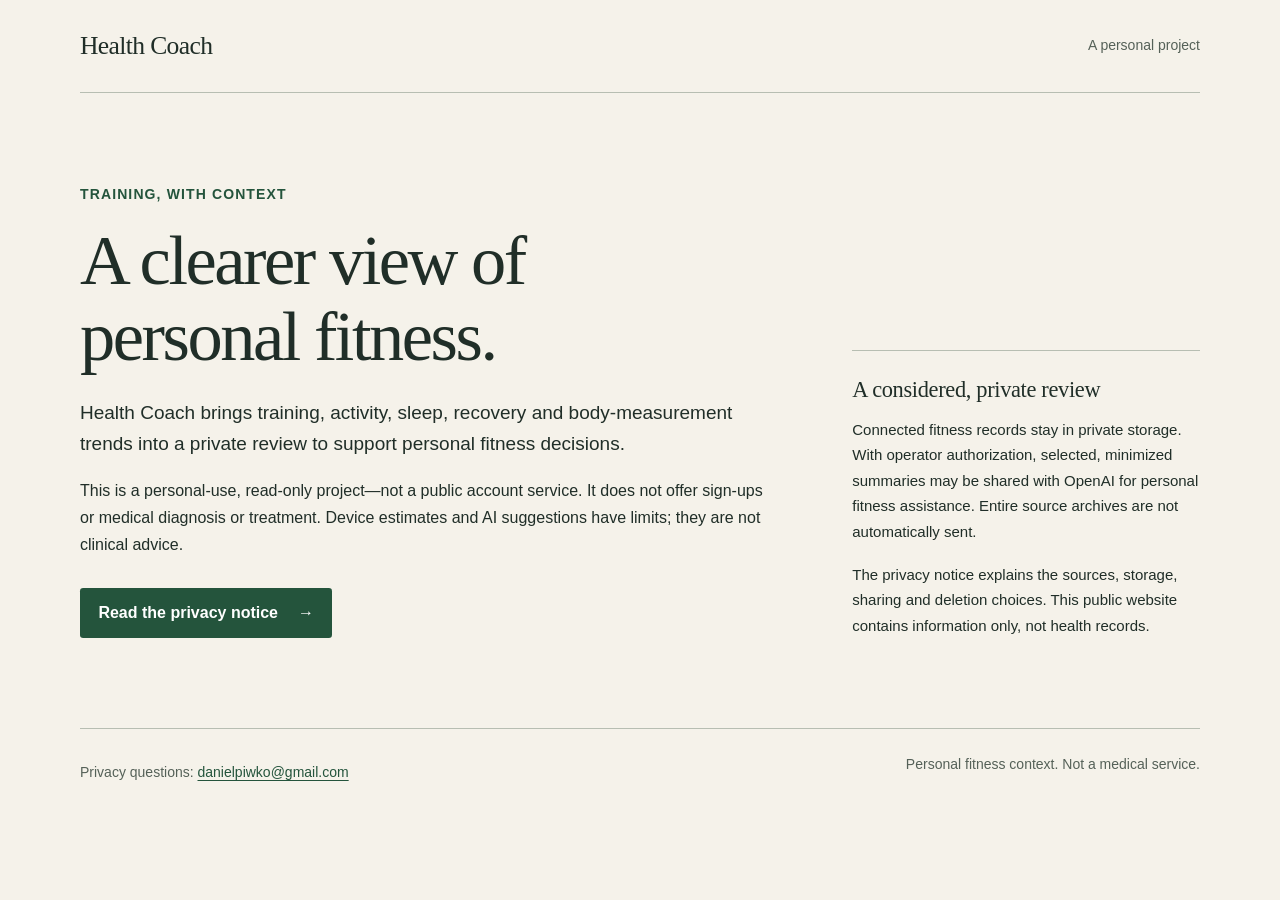
<file: index.html>
<!doctype html>
<html lang="en">
<head>
  <meta charset="utf-8">
  <meta name="viewport" content="width=device-width, initial-scale=1">
  <meta name="description" content="Health Coach is a private personal fitness project. Learn what it does and how information is handled.">
  <title>Health Coach — a personal fitness project</title>
  <link rel="stylesheet" href="styles.css">
</head>
<body>
  <a class="skip-link" href="#main">Skip to content</a>
  <header class="site-header page-width">
    <a class="site-name" href="index.html" aria-current="page">Health Coach</a>
    <span class="site-context">A personal project</span>
  </header>
  <main id="main" class="page-width home-main" tabindex="-1">
    <section class="intro" aria-labelledby="intro-title">
      <p class="eyebrow">Training, with context</p>
      <h1 id="intro-title">A clearer view of personal fitness.</h1>
      <p class="lead">Health Coach brings training, activity, sleep, recovery and body-measurement trends into a private review to support personal fitness decisions.</p>
      <p>This is a personal-use, read-only project—not a public account service. It does not offer sign-ups or medical diagnosis or treatment. Device estimates and AI suggestions have limits; they are not clinical advice.</p>
      <a class="primary-action" href="privacy.html">Read the privacy notice <span aria-hidden="true">→</span></a>
    </section>
    <section class="home-note" aria-labelledby="approach-title">
      <h2 id="approach-title">A considered, private review</h2>
      <p>Connected fitness records stay in private storage. With operator authorization, selected, minimized summaries may be shared with OpenAI for personal fitness assistance. Entire source archives are not automatically sent.</p>
      <p>The privacy notice explains the sources, storage, sharing and deletion choices. This public website contains information only, not health records.</p>
    </section>
  </main>
  <footer class="site-footer page-width">
    <p>Privacy questions: <a href="mailto:danielpiwko@gmail.com">danielpiwko@gmail.com</a></p>
    <p>Personal fitness context. Not a medical service.</p>
  </footer>
</body>
</html>
</file>
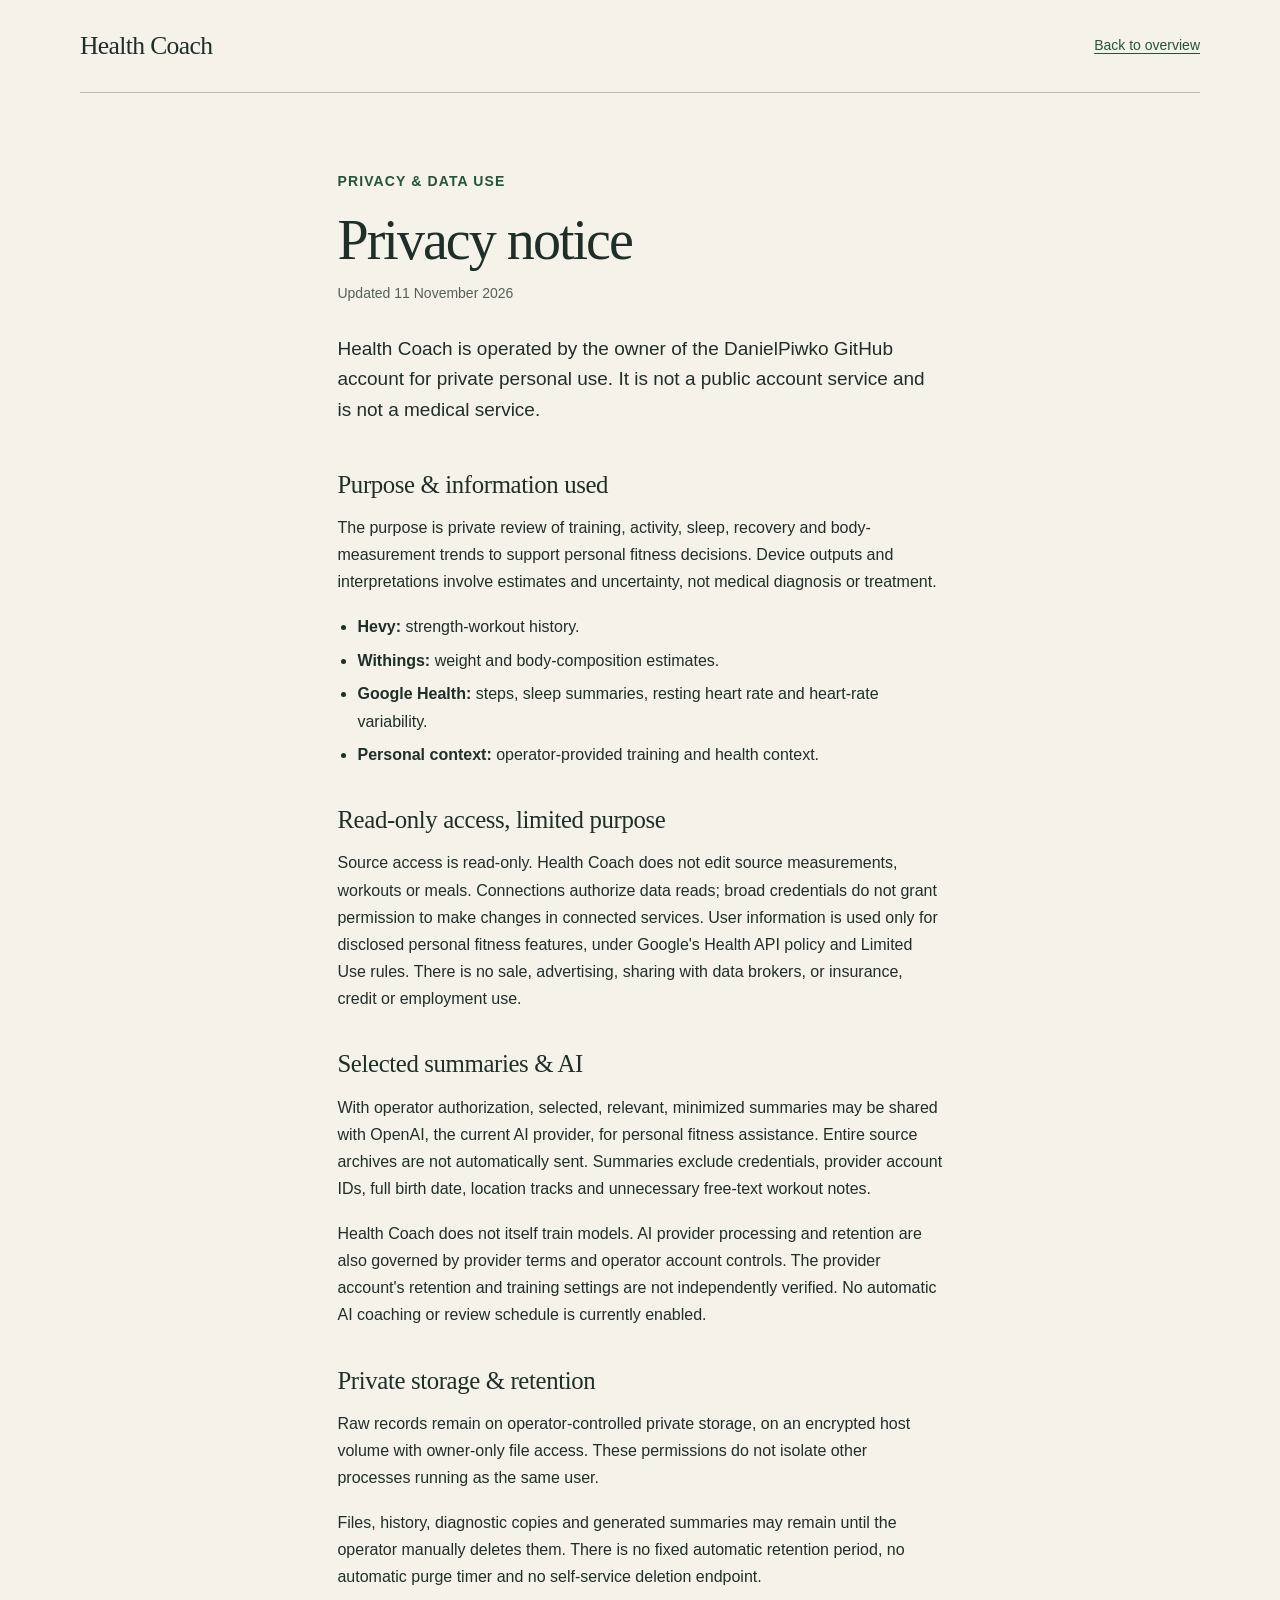
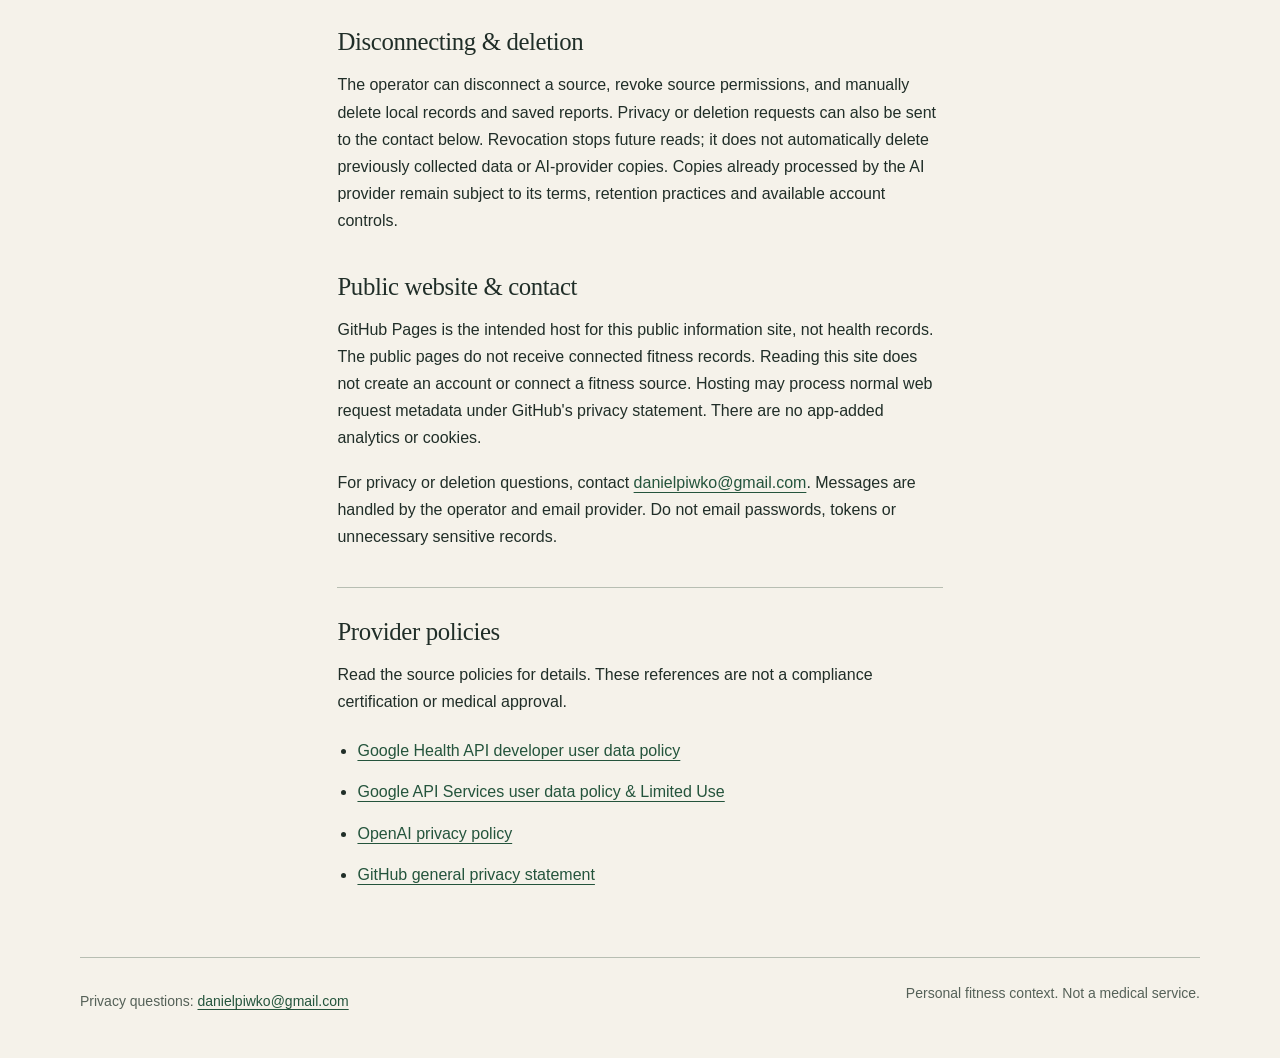
<file: privacy.html>
<!doctype html>
<html lang="en">
<head>
  <meta charset="utf-8">
  <meta name="viewport" content="width=device-width, initial-scale=1">
  <meta name="description" content="How the personal Health Coach project handles connected fitness information, AI summaries, storage and deletion.">
  <title>Privacy notice — Health Coach</title>
  <link rel="stylesheet" href="styles.css">
</head>
<body>
  <a class="skip-link" href="#main">Skip to content</a>
  <header class="site-header page-width">
    <a class="site-name" href="index.html">Health Coach</a>
    <a class="back-link" href="index.html">Back to overview</a>
  </header>
  <main id="main" class="page-width privacy-main" tabindex="-1">
    <article class="policy">
      <header class="policy-heading">
        <p class="eyebrow">Privacy &amp; data use</p>
        <h1>Privacy notice</h1>
        <p class="policy-date">Updated <time datetime="2026-11-11">11 November 2026</time></p>
        <p class="lead">Health Coach is operated by the owner of the DanielPiwko GitHub account for private personal use. It is not a public account service and is not a medical service.</p>
      </header>
      <section aria-labelledby="purpose">
        <h2 id="purpose">Purpose &amp; information used</h2>
        <p>The purpose is private review of training, activity, sleep, recovery and body-measurement trends to support personal fitness decisions. Device outputs and interpretations involve estimates and uncertainty, not medical diagnosis or treatment.</p>
        <ul class="source-list">
          <li><strong>Hevy:</strong> strength-workout history.</li>
          <li><strong>Withings:</strong> weight and body-composition estimates.</li>
          <li><strong>Google Health:</strong> steps, sleep summaries, resting heart rate and heart-rate variability.</li>
          <li><strong>Personal context:</strong> operator-provided training and health context.</li>
        </ul>
      </section>
      <section aria-labelledby="access">
        <h2 id="access">Read-only access, limited purpose</h2>
        <p>Source access is read-only. Health Coach does not edit source measurements, workouts or meals. Connections authorize data reads; broad credentials do not grant permission to make changes in connected services. User information is used only for disclosed personal fitness features, under Google's Health API policy and Limited Use rules. There is no sale, advertising, sharing with data brokers, or insurance, credit or employment use.</p>
      </section>
      <section aria-labelledby="ai-sharing">
        <h2 id="ai-sharing">Selected summaries &amp; AI</h2>
        <p>With operator authorization, selected, relevant, minimized summaries may be shared with OpenAI, the current AI provider, for personal fitness assistance. Entire source archives are not automatically sent. Summaries exclude credentials, provider account IDs, full birth date, location tracks and unnecessary free-text workout notes.</p>
        <p>Health Coach does not itself train models. AI provider processing and retention are also governed by provider terms and operator account controls. The provider account's retention and training settings are not independently verified. No automatic AI coaching or review schedule is currently enabled.</p>
      </section>
      <section aria-labelledby="storage">
        <h2 id="storage">Private storage &amp; retention</h2>
        <p>Raw records remain on operator-controlled private storage, on an encrypted host volume with owner-only file access. These permissions do not isolate other processes running as the same user.</p>
        <p>Files, history, diagnostic copies and generated summaries may remain until the operator manually deletes them. There is no fixed automatic retention period, no automatic purge timer and no self-service deletion endpoint.</p>
      </section>
      <section aria-labelledby="choices">
        <h2 id="choices">Disconnecting &amp; deletion</h2>
        <p>The operator can disconnect a source, revoke source permissions, and manually delete local records and saved reports. Privacy or deletion requests can also be sent to the contact below. Revocation stops future reads; it does not automatically delete previously collected data or AI-provider copies. Copies already processed by the AI provider remain subject to its terms, retention practices and available account controls.</p>
      </section>
      <section aria-labelledby="website">
        <h2 id="website">Public website &amp; contact</h2>
        <p>GitHub Pages is the intended host for this public information site, not health records. The public pages do not receive connected fitness records. Reading this site does not create an account or connect a fitness source. Hosting may process normal web request metadata under GitHub's privacy statement. There are no app-added analytics or cookies.</p>
        <p>For privacy or deletion questions, contact <a href="mailto:danielpiwko@gmail.com">danielpiwko@gmail.com</a>. Messages are handled by the operator and email provider. Do not email passwords, tokens or unnecessary sensitive records.</p>
      </section>
      <section class="policy-references" aria-labelledby="references">
        <h2 id="references">Provider policies</h2>
        <p>Read the source policies for details. These references are not a compliance certification or medical approval.</p>
        <ul>
          <li><a href="https://developers.google.com/health/policies/health-api-developer-user-data-policy">Google Health API developer user data policy</a></li>
          <li><a href="https://developers.google.com/terms/api-services-user-data-policy">Google API Services user data policy &amp; Limited Use</a></li>
          <li><a href="https://openai.com/policies/privacy-policy/">OpenAI privacy policy</a></li>
          <li><a href="https://docs.github.com/en/site-policy/privacy-policies/github-general-privacy-statement">GitHub general privacy statement</a></li>
        </ul>
      </section>
    </article>
  </main>
  <footer class="site-footer page-width">
    <p>Privacy questions: <a href="mailto:danielpiwko@gmail.com">danielpiwko@gmail.com</a></p>
    <p>Personal fitness context. Not a medical service.</p>
  </footer>
</body>
</html>
</file>
<file: styles.css>
:root {
  color-scheme: light;
  --paper: #f5f2ea;
  --ink: #202e28;
  --muted: #556158;
  --accent: #24543c;
  --accent-hover: #173b2a;
  --on-accent: #ffffff;
  --line: #b7beb2;
}

* {
  box-sizing: border-box;
}

html {
  -webkit-text-size-adjust: 100%;
  text-size-adjust: 100%;
}

body {
  margin: 0;
  background: var(--paper);
  color: var(--ink);
  font-family: "Segoe UI", "Helvetica Neue", Arial, sans-serif;
  font-size: 1rem;
  line-height: 1.7;
}

.page-width {
  width: min(70rem, calc(100% - 3rem));
  margin-inline: auto;
}

a {
  color: var(--accent);
  text-decoration-thickness: 0.08em;
  text-underline-offset: 0.22em;
  overflow-wrap: anywhere;
}

a:hover {
  color: var(--accent-hover);
  text-decoration-thickness: 0.13em;
}

a:focus-visible {
  outline: 3px solid var(--accent);
  outline-offset: 5px;
}

.skip-link {
  position: fixed;
  top: 1rem;
  left: 1rem;
  z-index: 10;
  padding: 0.75rem 1rem;
  background: var(--ink);
  color: var(--on-accent);
  transform: translateY(calc(-100% - 2rem));
}

.skip-link:focus {
  transform: translateY(0);
}

.skip-link:hover {
  color: var(--on-accent);
}

.site-header {
  display: flex;
  flex-wrap: wrap;
  align-items: center;
  justify-content: space-between;
  gap: 0.5rem 2rem;
  padding-block: 1.5rem;
  border-bottom: 1px solid var(--line);
}

.site-name {
  display: inline-flex;
  align-items: center;
  min-height: 44px;
  color: var(--ink);
  font-family: Georgia, "Times New Roman", serif;
  font-size: 1.6rem;
  letter-spacing: -0.025em;
  text-decoration: none;
}

.site-context,
.back-link,
.eyebrow,
.policy-date {
  font-size: 0.875rem;
}

.site-context,
.policy-date {
  color: var(--muted);
}

.back-link {
  display: inline-flex;
  align-items: center;
  min-height: 44px;
}

.home-main {
  display: grid;
  grid-template-columns: minmax(0, 2fr) minmax(15rem, 1fr);
  align-items: end;
  gap: clamp(2.5rem, 6vw, 5rem);
  padding-block: clamp(3rem, 7vw, 6rem);
}

h1,
h2 {
  margin: 0;
  font-family: Georgia, "Times New Roman", serif;
  font-weight: 400;
  text-wrap: balance;
}

h1 {
  max-width: 13ch;
  margin-bottom: 1.5rem;
  font-size: clamp(2.6rem, 5.5vw, 4.4rem);
  line-height: 1.08;
  letter-spacing: -0.035em;
}

h2 {
  margin-bottom: 0.8rem;
  font-size: 1.55rem;
  line-height: 1.3;
  letter-spacing: -0.015em;
}

p {
  margin: 0 0 1.1rem;
}

.eyebrow {
  margin-bottom: 1rem;
  color: var(--accent);
  font-weight: 600;
  letter-spacing: 0.08em;
  text-transform: uppercase;
}

.lead {
  font-size: 1.1875rem;
  line-height: 1.6;
}

.primary-action {
  display: inline-flex;
  align-items: center;
  justify-content: space-between;
  gap: 1.25rem;
  min-height: 44px;
  margin-top: 0.75rem;
  padding: 0.9rem 1.15rem;
  border-radius: 0.2rem;
  background: var(--accent);
  color: var(--on-accent);
  font-weight: 600;
  line-height: 1.35;
  text-decoration: none;
}

.primary-action:hover {
  background: var(--accent-hover);
  color: var(--on-accent);
}

.home-note {
  padding-top: 1.5rem;
  border-top: 1px solid var(--line);
  font-size: 0.9375rem;
}

.home-note h2 {
  font-size: 1.4rem;
}

.home-note p:last-child {
  margin-bottom: 0;
}

.privacy-main {
  padding-block: clamp(2.75rem, 6vw, 5rem) 4rem;
}

.policy {
  max-width: 68ch;
  margin-inline: auto;
}

.policy-heading {
  margin-bottom: 2.75rem;
}

.policy-heading h1 {
  max-width: none;
  margin-bottom: 0.75rem;
  font-size: clamp(2.5rem, 5vw, 3.5rem);
}

.policy-date {
  margin-bottom: 1.75rem;
}

.policy section + section {
  margin-top: 2.25rem;
}

.policy ul {
  margin-block: 0.5rem 0;
  padding-inline-start: 1.25rem;
}

.policy li + li {
  margin-top: 0.4rem;
}

.policy-references {
  padding-top: 1.75rem;
  border-top: 1px solid var(--line);
}

.policy-references a {
  display: inline-block;
  padding-block: 0.25rem;
}

.site-footer {
  display: flex;
  flex-wrap: wrap;
  justify-content: space-between;
  gap: 0.5rem 2rem;
  padding-block: 1.5rem 2rem;
  border-top: 1px solid var(--line);
  color: var(--muted);
  font-size: 0.875rem;
  line-height: 1.6;
}

.site-footer p {
  margin: 0;
}

.site-footer a {
  display: inline-block;
  min-height: 44px;
  padding-block: 0.5rem;
}

@media (max-width: 48rem) {
  .home-main {
    grid-template-columns: 1fr;
    align-items: start;
    gap: 3rem;
  }

  .home-note {
    max-width: 44rem;
  }

  .site-header {
    padding-block: 1rem;
  }

  .site-footer {
    display: block;
  }

  .site-footer p + p {
    margin-top: 0.5rem;
  }

  .policy-references a {
    min-height: 44px;
  }
}
</file>
